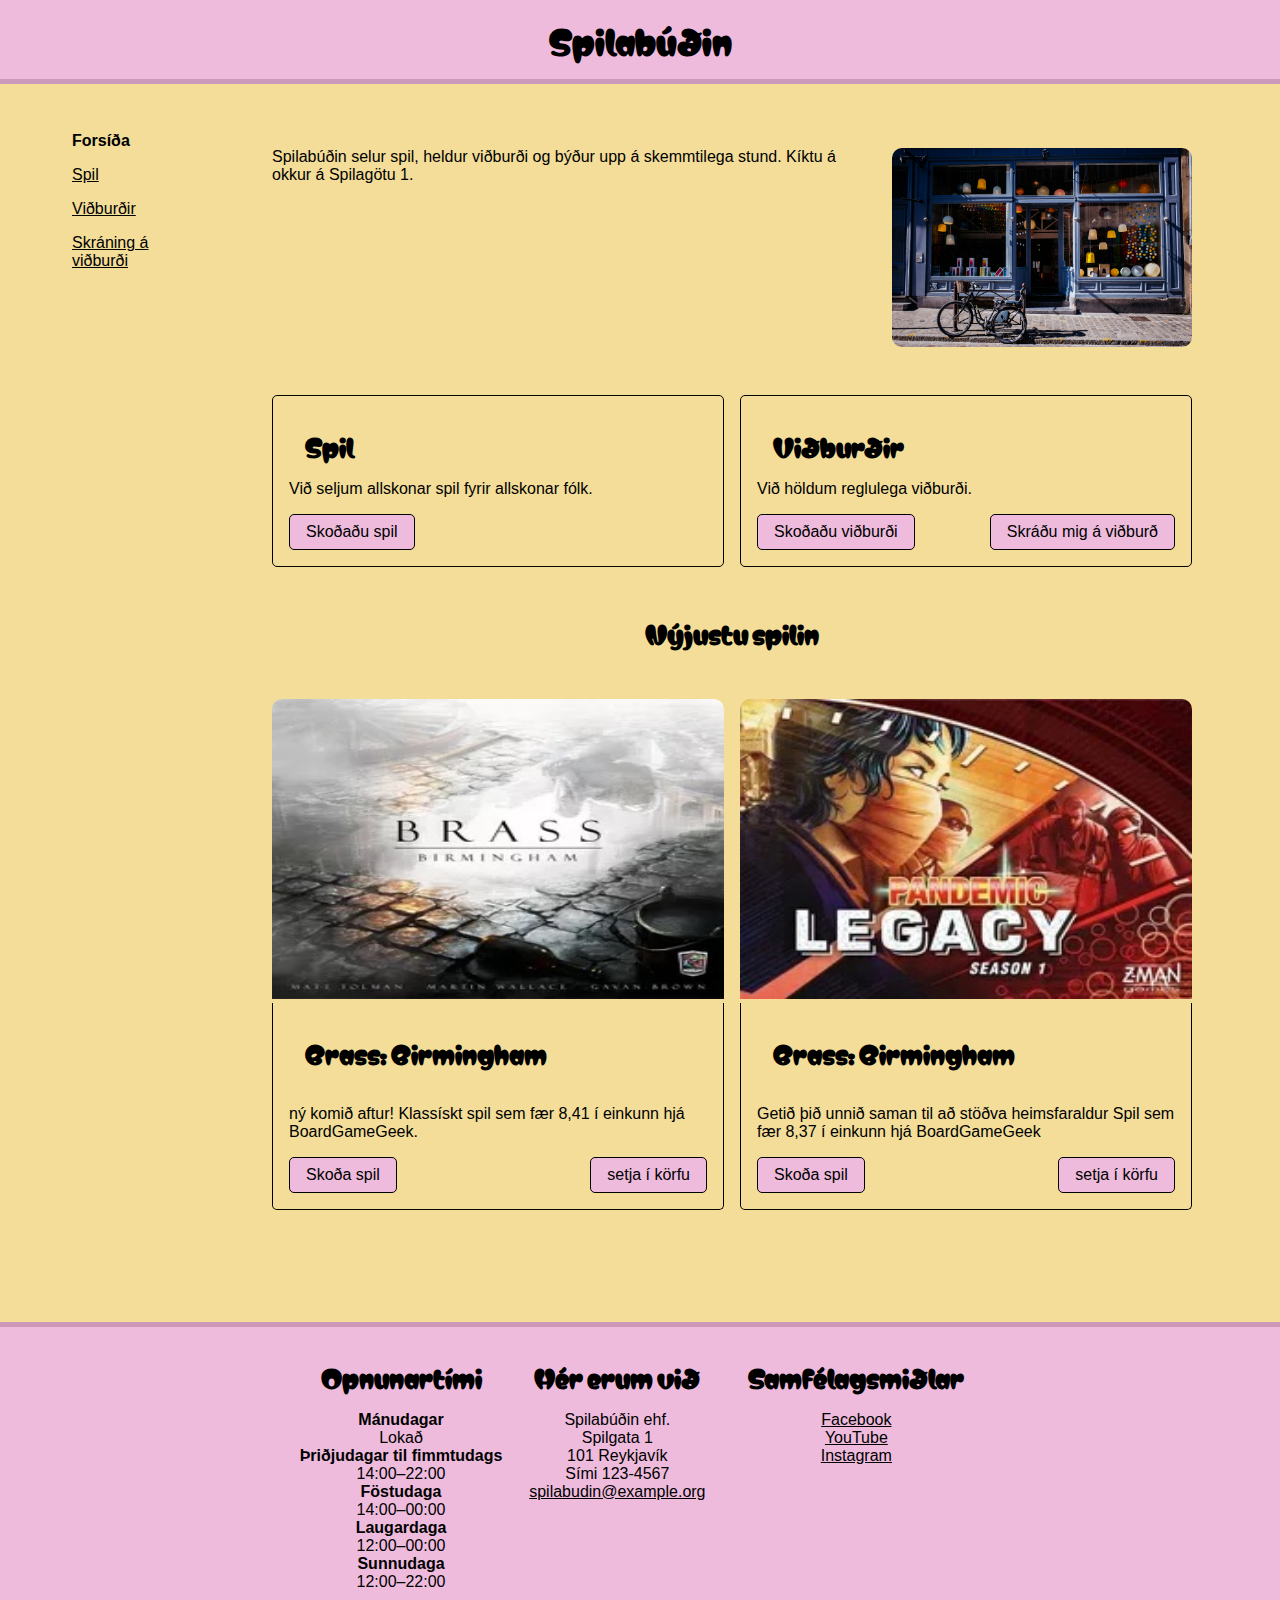
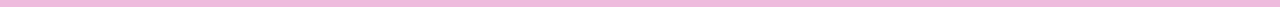
<file: index.html>
<!DOCTYPE html>
<html lang="is">

    <head>
        <link rel="stylesheet" href="styles.css">
        <meta charset="UTF-8">
        <title>Spilabúðin</title>
        <meta name="description"
            content="Spilabúðin selur spil, heldur viðburði og býður upp á skemmtilega stund. Kíktu á okkur á Spilagötu 1.">
        <meta property="og:title" content="Spilabúðin">
        <meta property="og:description"
            content="Spilabúðin selur spil, heldur viðburði og býður upp á skemmtilega stund. Kíktu á okkur á Spilagötu 1.">
        <meta property="og:image" content="/myndir/sharing.jpg">

        <link rel="preconnect" href="https://fonts.googleapis.com">
        <link rel="preconnect" href="https://fonts.gstatic.com" crossorigin>
        <link href="https://fonts.googleapis.com/css2?family=Matemasie&display=swap" rel="stylesheet">
    </head>


  <body>
    <header>
        <h1>Spilabúðin</h1>
    </header>
    <main>
        <nav>
            <strong>Forsíða</strong>
            <a href="./sidur/spil.html">Spil</a>
            <a href="./sidur/vidburdir.html">Viðburðir</a>
            <a href="./sidur/skraning.html">Skráning á viðburði</a>
        </nav>
        <div class="content">
            <div class="description-content">
                <p id="description-paragraph">
                    Spilabúðin selur spil, heldur viðburði og býður upp á skemmtilega stund. Kíktu á okkur á
                    Spilagötu 1.  
                </p>
                <img id="spilabudin" src="myndir/spilabudin.jpg" alt="" >           
            </div>

            <div class="row-content">
                <div class="card">
                    <h3>Spil</h3>
                    <p>Við seljum allskonar spil fyrir allskonar fólk.</p>
                    <div class="card-buttons">
                        
                            <a class="button" href="./sidur/spil.html"> Skoðaðu spil</a>
                        
                        
                    </div>
                </div>
                <div class="card">
                    <h3> Viðburðir</h3>
                    <p>Við höldum reglulega viðburði.</p>
                    <div class="card-buttons">
                        
                            <a class="button" href="./sidur/vidburdir.html"> Skoðaðu viðburði</a>
                        
                        
                            <a class="button" href="./sidur/skraning.html"> Skráðu mig á viðburð</a>
                        
                    </div>
                </div>
            </div>

            <div class="title-content">
                <h2>Nýjustu spilin</h2>
            </div>

            <div class="row-content">
                <div class="card-with-image">
                    <img class="card-image" src="myndir/brass.jpg" alt="" >
                    <div class="card-text">
                        <h3>Brass: Birmingham</h3>
                        <br>
                        <p>ný komið aftur! Klassískt spil sem fær 8,41 í einkunn hjá BoardGameGeek.</p>
                        <div class="card-buttons">
                            
                                <a class="button" href="./sidur/spil.html">Skoða spil</a>
                            
                            
                                <a class="button" href="">setja í körfu</a>
                            
                        </div>
                    </div>
                </div>
                <div class="card-with-image">
                    <img class="card-image" src="myndir/pandemic.jpg" alt="" >
                    <div class="card-text">
                        <h3>Brass: Birmingham</h3>
                        <br>
                        <p>Getið þið unnið saman til að stöðva heimsfaraldur Spil sem fær 8,37 í einkunn hjá BoardGameGeek</p>
                        <div class="card-buttons">
                            
                                <a class="button" href="./sidur/spil.html">Skoða spil</a>
                            
                            
                                <a class="button" href="">setja í körfu</a>
                            
                        </div>
                    </div>
                </div>
            </div>
            <div class="link-content">
                
            </div>
        </div>
        
    </main>
    <footer>
        <div class="info-footer">
            <h4>Opnunartími</h4>
            <dl>
                <dt><strong>Mánudagar</strong></dt>
                <dd>Lokað</dd>
                <dt><strong>Þriðjudagar til fimmtudags</strong></dt>
                <dd>14:00–22:00</dd>
                <dt><strong>Föstudaga</strong></dt>
                <dd>14:00–00:00</dd>
                <dt><strong>Laugardaga</strong></dt>
                <dd>12:00–00:00</dd>
                <dt><strong>Sunnudaga</strong></dt>
                <dd>12:00–22:00</dd>
            </dl>
        </div>
        <div class="info-footer">
            <h4>Hér erum við</h4>
            <ul>
                <li>Spilabúðin ehf.</li>
                <li>Spilgata 1</li>
                <li>101 Reykjavík</li>
                <li>Sími 123-4567</li>
                <li><a href="spilabudin@example.org">spilabudin@example.org</a></li>
            </ul>
        </div>
        <div class="info-footer">
            <h4>Samfélagsmiðlar</h4>
            <ul>
                <li><a href="https://www.facebook.com/HaskoliIslands/">Facebook</a></li>
                <li><a href="https://www.youtube.com/user/HIvarp">YouTube</a></li>
                <li><a href="https://www.instagram.com/haskoli_islands/">Instagram</a></li>
            </ul>
        </div>
        
    </footer>
  </body>
</html>
</file>
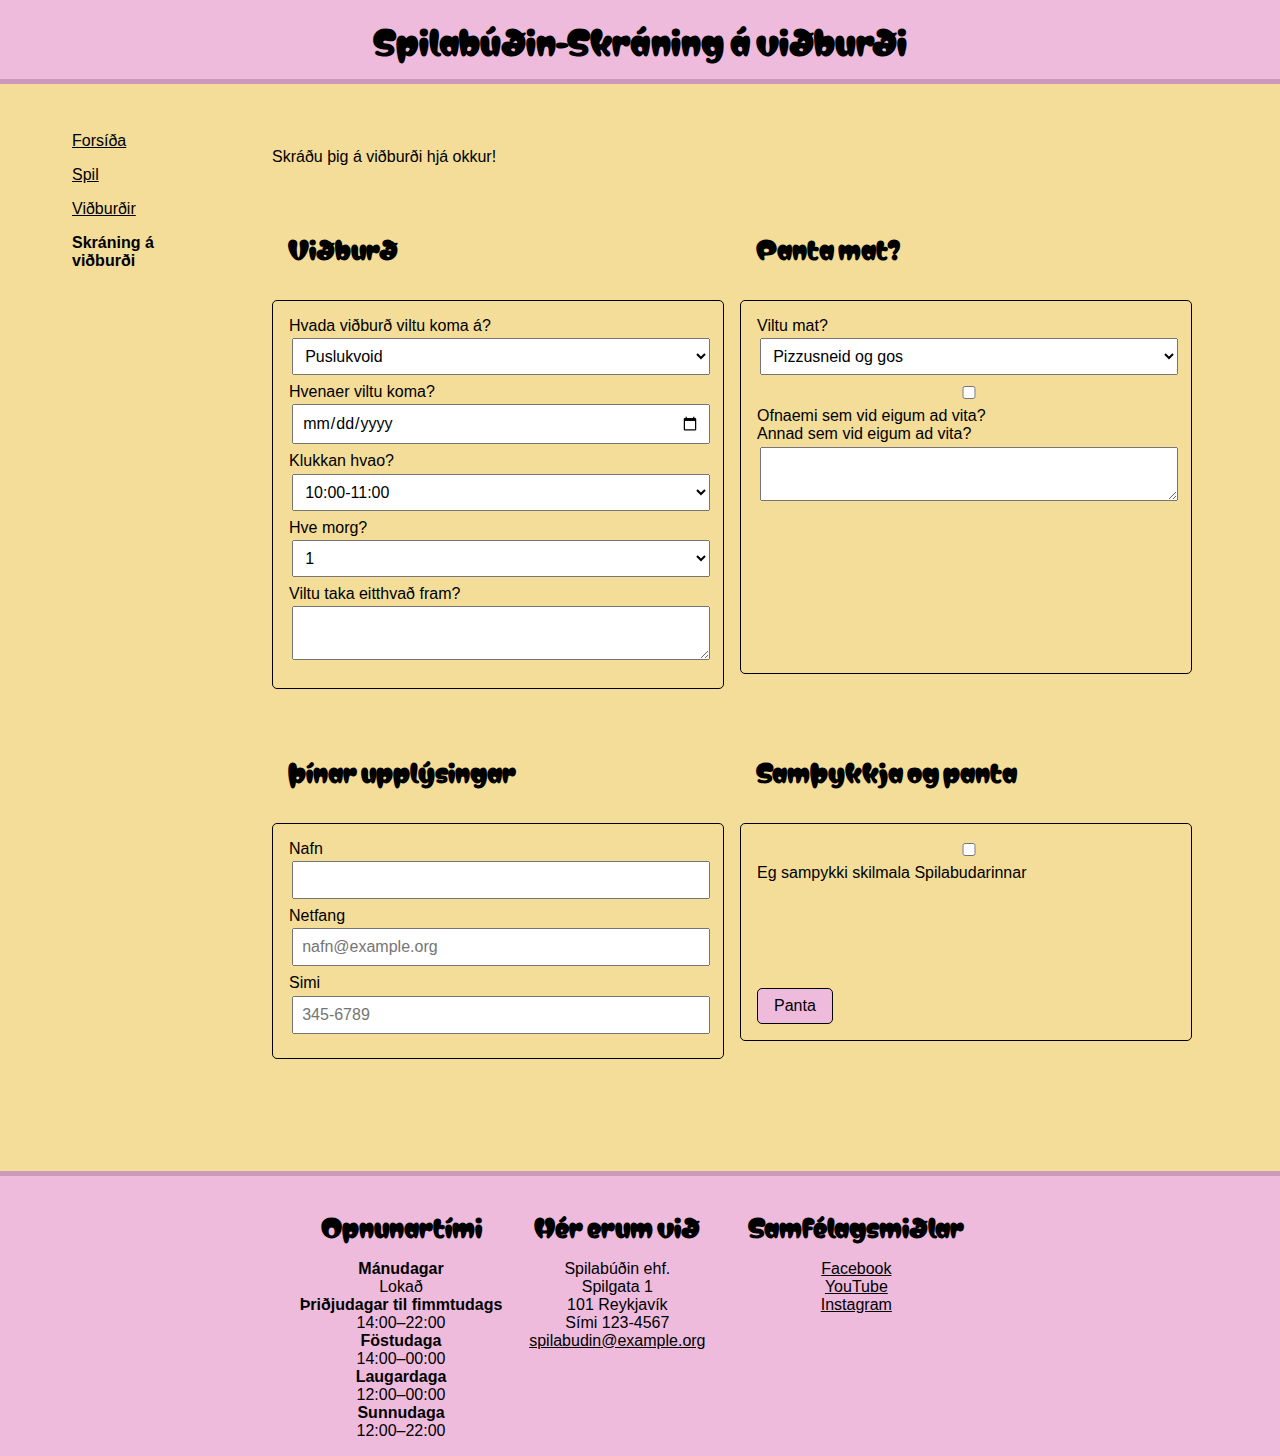
<file: sidur/skraning.html>
<!DOCTYPE html>
<html lang="is">

    <head>
        <link rel="stylesheet" href="../styles.css">
        <meta charset="UTF-8">
        <title>Spilabúðin</title>
        <meta name="description"
            content="Spilabúðin selur spil, heldur viðburði og býður upp á skemmtilega stund. Kíktu á okkur á Spilagötu 1.">
        <meta property="og:title" content="Spilabúðin">
        <meta property="og:description"
            content="Spilabúðin selur spil, heldur viðburði og býður upp á skemmtilega stund. Kíktu á okkur á Spilagötu 1.">
        <meta property="og:image" content="/myndir/sharing.jpg">

        <link rel="preconnect" href="https://fonts.googleapis.com">
        <link rel="preconnect" href="https://fonts.gstatic.com" crossorigin>
        <link href="https://fonts.googleapis.com/css2?family=Matemasie&display=swap" rel="stylesheet">
    </head>

    <body>
        <header>
            <h1>Spilabúðin-Skráning á viðburði</h1>
        </header>
        <main id="skraning">
            <nav>
                <a href="../index.html">Forsíða</a>
                <a href="spil.html">Spil</a>
                <a href="vidburdir.html">Viðburðir</a>
                <strong>Skráning á viðburði</strong>
            </nav>
            <form class="content">



                <div class="description-content">
                    <p id="description-paragraph">
                        Skráðu þig á viðburði hjá okkur!
                    </p>
                </div>


    
                <div class="row-content">
                    <div class="form-card">
                        <h3>Viðburð</h3>
                        <br>
                        <div class="card">
                            <label>Hvada viðburð viltu koma á?</label><br>
                            <select>
                                <option>Puslukvoid</option>
                                <option>Ticket to Ride</option>
                            </select><br>
                            <label>Hvenaer viltu koma?</label><br>
                            <input type="date"><br>
                            <label>Klukkan hvao?</label><br>
                            <select>
                                <option>10:00-11:00</option>
                                <option>11:00-12:00</option>
                                <option>12:00-13:00</option>
                                <option>13:00-14:00</option>
                                <option>14:00-15:00</option>
                                <option>15:00-16:00</option>
                                <option>16:00-17:00</option>
                                <option>17:00-18:00</option>
                                <option>18:00-19:00</option>
                                <option>19:00-20:00</option>
                                <option>20:00-21:00</option>
                                <option>21:00-22:00</option>
                                <option>22:00-23:00</option>
                                <option>23:00-00:00</option>

                            </select><br>
                            <label>Hve morg?</label><br>
                            <select>
                                <option>1</option>
                                <option>2</option>
                                <option>3</option>
                                <option>4</option>
                                <option>5</option>
                                <option>6</option>
                                <option>7</option>
                                <option>8</option>
                                <option>9</option>
                                <option>10</option>
                            </select><br>
                            <label>Viltu taka eitthvað fram?</label><br>
                            <textarea></textarea><br>
                        </div>
                    </div>
                    <div class="form-card">
                        <h3>Panta mat?</h3>
                        <br>
                        <div class="card">
                            <label>Viltu mat?</label><br>
                            <select>
                                <option>Pizzusneid og gos</option>
                                <option>Kaffi og kaka</option>
                                <option>Engan mat</option>
                            </select>
                            <br>
                            <input type="checkbox"><label>Ofnaemi sem vid eigum ad vita?</label>
                            <br>
                            <label>Annad sem vid eigum ad vita?</label>
                            <br>
                            <textarea></textarea>
                            <br>
                            <br>
                            <br>
                            <br>
                            <br>
                            <br>
                            <br>
                            <br>
                            <br>

                        </div>
                    </div>
                </div>


    
                <div class="row-content">
                    <div class="form-card">
                        <h3>þínar upplýsingar</h3>
                        <br>
                        <div class="card">
                            <label>Nafn</label><br>
                            <input type="text"><br>
                            <label>Netfang</label><br>
                            <input type="text" placeholder="nafn@example.org"><br>
                            <label>Simi</label><br>
                            <input type="text" placeholder="345-6789"><br>
                        </div>
                    </div>
                    <div class="form-card">
                        <h3>Samþykkja og panta</h3>
                        <br>
                        <div class="card">
                            <input type="checkbox">
                            <br>
                            <label>Eg sampykki skilmala Spilabudarinnar</label>
                            <br>
                            <br>
                            <br>
                            <br>
                            <br>
                            <br>
                            <div class="card-buttons">
                                <a class="button" href="">Panta</a>
                            </div>
                        </div>
                    </div>
                </div>


                <div class="link-content">
                    
                </div>
            </form>
            
        </main>
        <footer>
            <div class="info-footer">
                <h4>Opnunartími</h4>
                <dl>
                    <dt><strong>Mánudagar</strong></dt>
                    <dd>Lokað</dd>
                    <dt><strong>Þriðjudagar til fimmtudags</strong></dt>
                    <dd>14:00–22:00</dd>
                    <dt><strong>Föstudaga</strong></dt>
                    <dd>14:00–00:00</dd>
                    <dt><strong>Laugardaga</strong></dt>
                    <dd>12:00–00:00</dd>
                    <dt><strong>Sunnudaga</strong></dt>
                    <dd>12:00–22:00</dd>
                </dl>
            </div>
            <div class="info-footer">
                <h4>Hér erum við</h4>
                <ul>
                    <li>Spilabúðin ehf.</li>
                    <li>Spilgata 1</li>
                    <li>101 Reykjavík</li>
                    <li>Sími 123-4567</li>
                    <li><a href="spilabudin@example.org">spilabudin@example.org</a></li>
                </ul>
            </div>
            <div class="info-footer">
                <h4>Samfélagsmiðlar</h4>
                <ul>
                    <li><a href="https://www.facebook.com/HaskoliIslands/">Facebook</a></li>
                    <li><a href="https://www.youtube.com/user/HIvarp">YouTube</a></li>
                    <li><a href="https://www.instagram.com/haskoli_islands/">Instagram</a></li>
                </ul>
            </div>
            
        </footer>
      </body>
    </html>
</file>
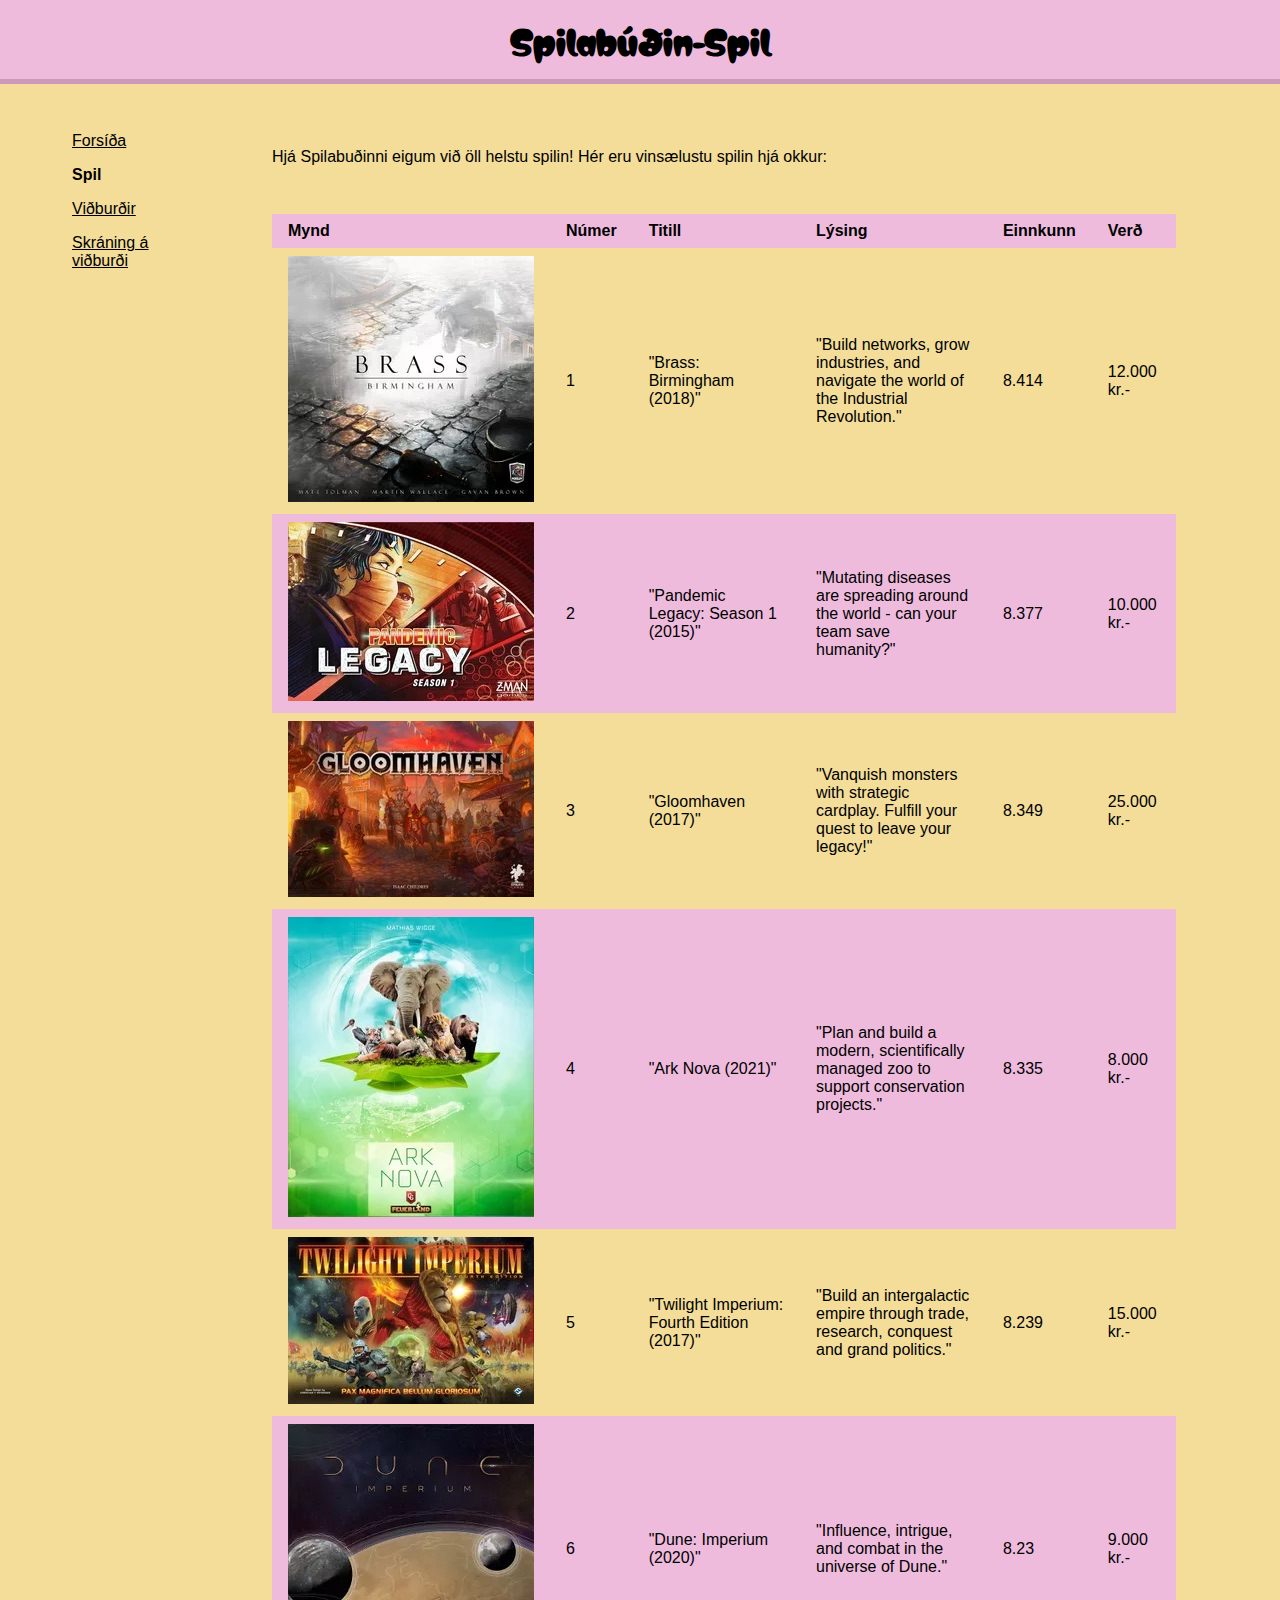
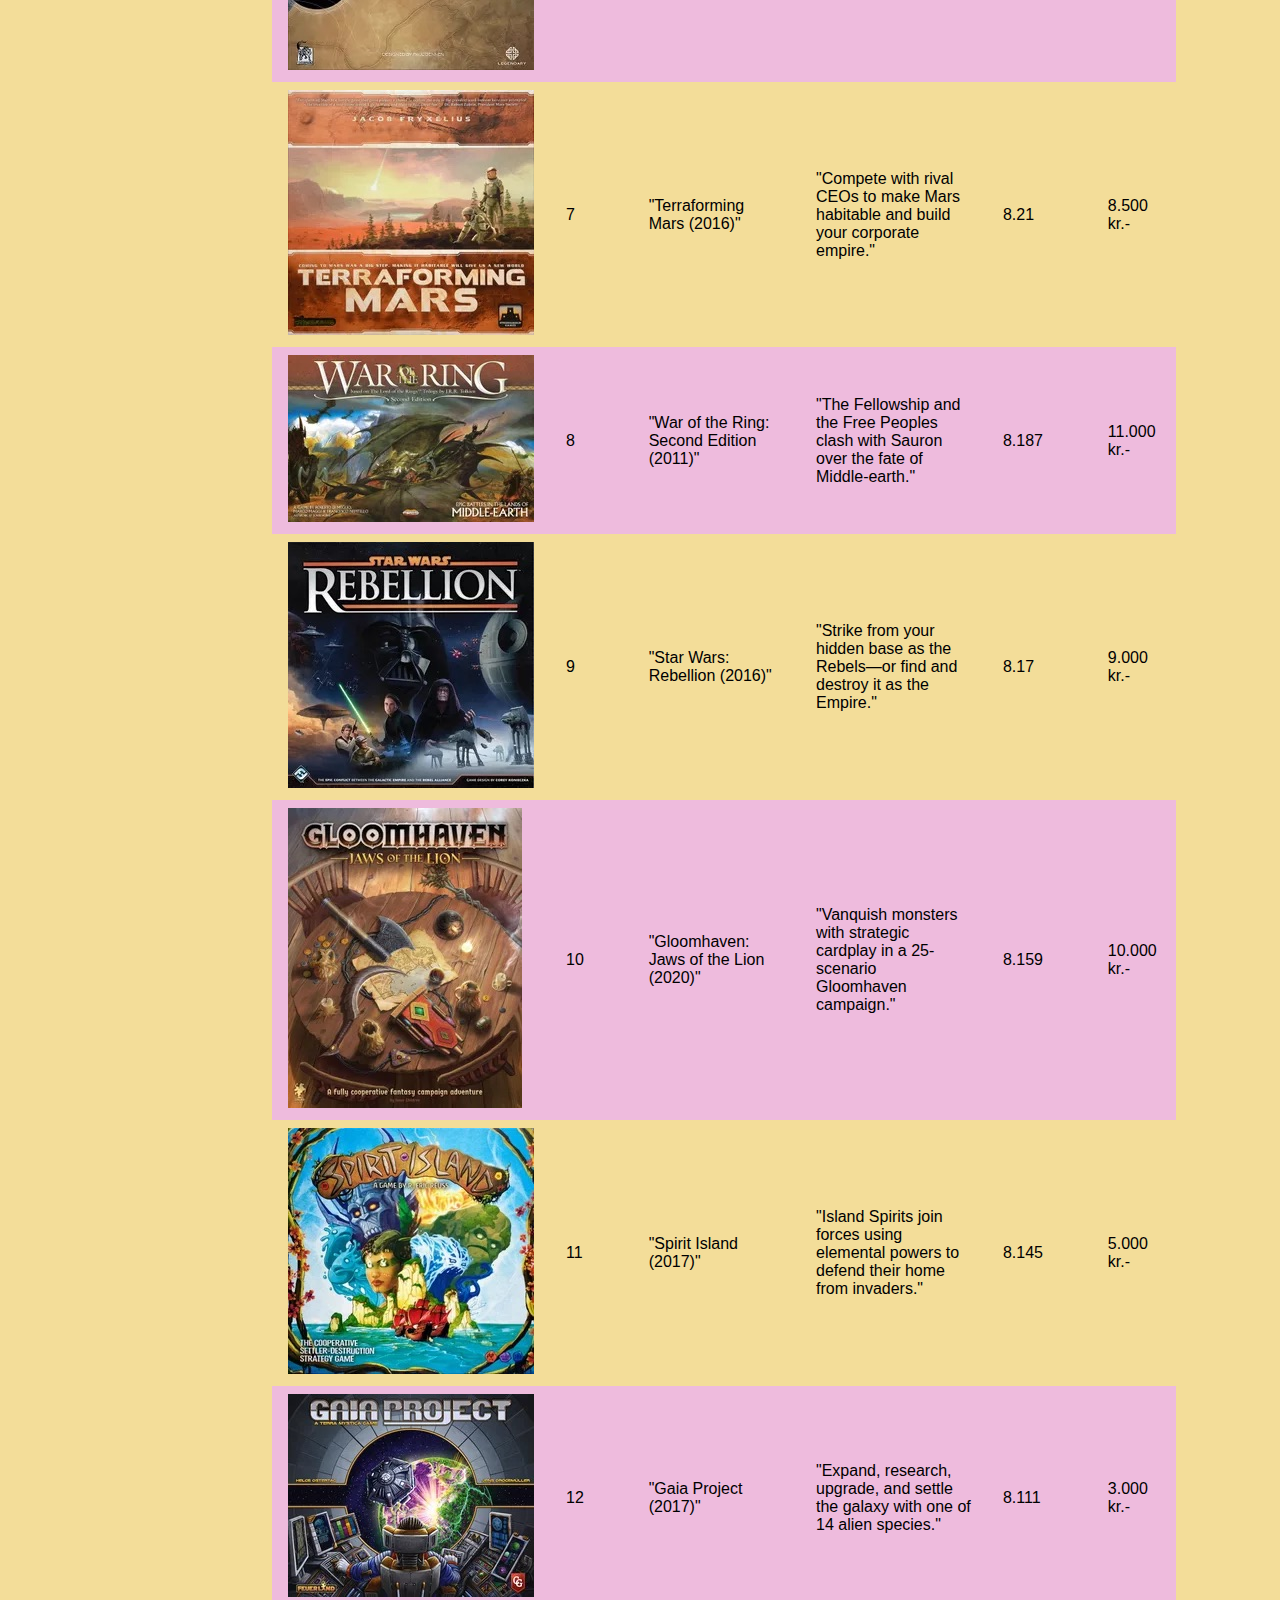
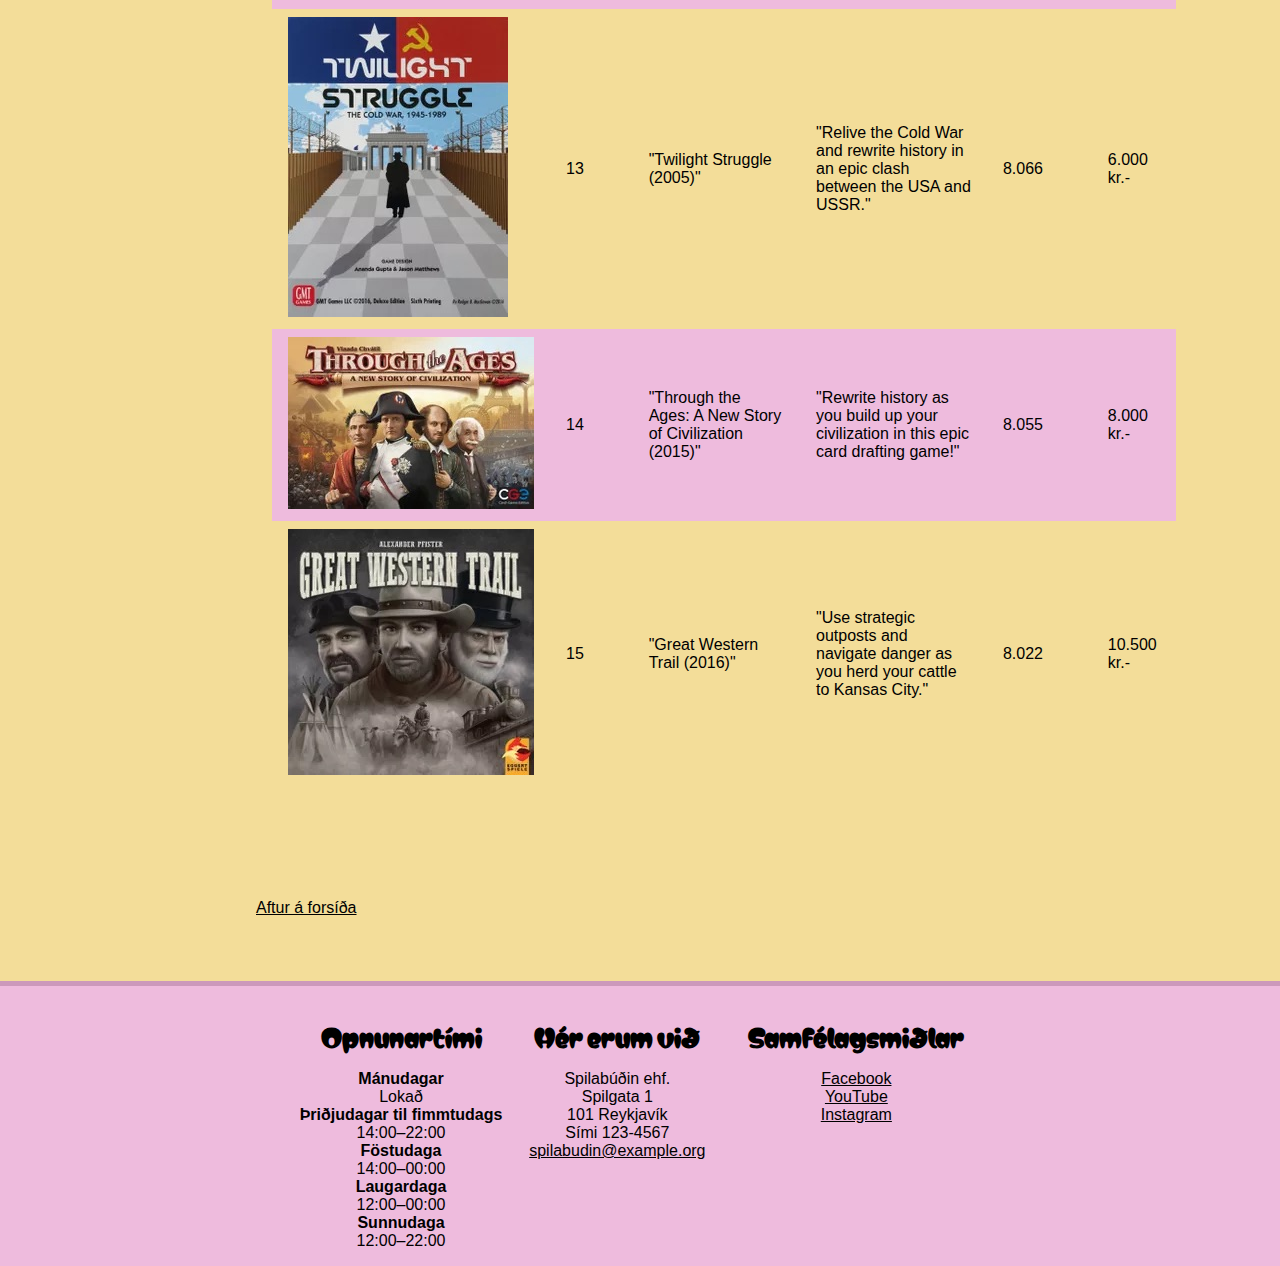
<file: sidur/spil.html>
<!DOCTYPE html>
<html lang="is">

    <head>
        <link rel="stylesheet" href="../styles.css">
        <meta charset="UTF-8">
        <title>Spilabúðin</title>
        <meta name="description"
            content="Spilabúðin selur spil, heldur viðburði og býður upp á skemmtilega stund. Kíktu á okkur á Spilagötu 1.">
        <meta property="og:title" content="Spilabúðin">
        <meta property="og:description"
            content="Spilabúðin selur spil, heldur viðburði og býður upp á skemmtilega stund. Kíktu á okkur á Spilagötu 1.">
        <meta property="og:image" content="/myndir/sharing.jpg">

        <link rel="preconnect" href="https://fonts.googleapis.com">
        <link rel="preconnect" href="https://fonts.gstatic.com" crossorigin>
        <link href="https://fonts.googleapis.com/css2?family=Matemasie&display=swap" rel="stylesheet">
    </head>

    <body>
        <header>
            <h1>Spilabúðin-Spil</h1>
        </header>
        <main>
            <nav>
                <a href="../index.html">Forsíða</a>
                <strong>Spil</strong>
                <a href="vidburdir.html">Viðburðir</a>
                <a href="skraning.html">Skráning á viðburði</a>
            </nav>
            <div class="content">



                <div class="description-content">
                    <p id="description-paragraph">
                        Hjá Spilabuðinni eigum við öll helstu spilin! Hér eru vinsælustu spilin hjá okkur:
                    </p>
                </div>



                <table class="game-table">
                    <tr>
                        <td><strong>Mynd</strong></td>
                        <td><strong>Númer</strong></td>
                        <td><strong>Titill</strong></td>
                        <td><strong>Lýsing</strong></td>
                        <td><strong>Einnkunn</strong></td>
                        <td><strong>Verð</strong></td>
                    </tr>
                    <tr>
                        <td><a href="https://boardgamegeek.com/boardgame/224517/brass-birmingham"><img src="../myndir/brass.jpg"
                                    alt=""></a></td>
                        <td>1</td>
                        <td>"Brass: Birmingham (2018)"</td>
                        <td>"Build networks, grow industries, and navigate the world of the Industrial Revolution."</td>
                        <td>8.414</td>
                        <td>12.000 kr.-</td>
                    </tr>
                    <tr>
                        <td><a href="https://boardgamegeek.com/boardgame/161936/pandemic-legacy-season-1"><img
                                    src="../myndir/pandemic.jpg" alt=""></a></td>
                        <td>2</td>
                        <td>"Pandemic Legacy: Season 1 (2015)"</td>
                        <td> "Mutating diseases are spreading around the world - can your team save humanity?"</td>
                        <td>8.377</td>
                        <td>10.000 kr.-</td>
                    </tr>
                    <tr>
                        <td><a href="https://boardgamegeek.com/boardgame/174430/gloomhaven"><img src="../myndir/gloomhaven.jpg"
                                    alt=""></a></td>
                        <td>3</td>
                        <td>"Gloomhaven (2017)"</td>
                        <td>"Vanquish monsters with strategic cardplay. Fulfill your quest to leave your legacy!"</td>
                        <td>8.349</td>
                        <td>25.000 kr.-</td>
                    </tr>
                    <tr>
                        <td><a href="https://boardgamegeek.com/boardgame/342942/ark-nova"><img src="../myndir/arknova.jpg"
                                    alt=""></a></td>
                        <td>4</td>
                        <td>"Ark Nova (2021)"</td>
                        <td>"Plan and build a modern, scientifically managed zoo to support conservation projects."</td>
                        <td>8.335</td>
                        <td>8.000 kr.-</td>
                    </tr>
                    <tr>
                        <td><a href="https://boardgamegeek.com/boardgame/233078/twilight-imperium-fourth-edition"><img
                                    src="../myndir/twilight-imperium.jpg" alt=""></a></td>
                        <td>5</td>
                        <td>"Twilight Imperium: Fourth Edition (2017)"</td>
                        <td>"Build an intergalactic empire through trade, research, conquest and grand politics."</td>
                        <td>8.239</td>
                        <td>15.000 kr.-</td>
                    </tr>
                    <tr>
                        <td><a href="https://boardgamegeek.com/boardgame/316554/dune-imperium"><img src="../myndir/dune.jpg"
                                    alt=""></a></td>
                        <td>6</td>
                        <td>"Dune: Imperium (2020)"</td>
                        <td>"Influence, intrigue, and combat in the universe of Dune."</td>
                        <td>8.23</td>
                        <td>9.000 kr.-</td>
                    </tr>
                    <tr>
                        <td><a href="https://boardgamegeek.com/boardgame/167791/terraforming-mars"><img
                                    src="../myndir/terraforming-mars.jpg" alt=""></a></td>
                        <td>7</td>
                        <td>"Terraforming Mars (2016)"</td>
                        <td>"Compete with rival CEOs to make Mars habitable and build your corporate empire."</td>
                        <td>8.21</td>
                        <td>8.500 kr.-</td>
                    </tr>
                    <tr>
                        <td><a href="https://boardgamegeek.com/boardgame/115746/war-of-the-ring-second-edition"><img
                                    src="../myndir/war-of-the-ring.jpg" alt=""></a></td>
                        <td>8</td>
                        <td>"War of the Ring: Second Edition (2011)"</td>
                        <td>"The Fellowship and the Free Peoples clash with Sauron over the fate of Middle-earth."</td>
                        <td>8.187</td>
                        <td>11.000 kr.-</td>
                    </tr>
                    <tr>
                        <td><a href="https://boardgamegeek.com/boardgame/187645/star-wars-rebellion"><img
                                    src="../myndir/star-wars.jpg" alt=""></a></td>
                        <td>9</td>
                        <td>"Star Wars: Rebellion (2016)"</td>
                        <td>"Strike from your hidden base as the Rebels—or find and destroy it as the Empire."</td>
                        <td>8.17</td>
                        <td>9.000 kr.-</td>
                    </tr>
                    <tr>
                        <td><a href="https://boardgamegeek.com/boardgame/291457/gloomhaven-jaws-of-the-lion"><img
                                    src="../myndir/gloomhaven-jaws.jpg" alt=""></a></td>
                        <td>10</td>
                        <td>"Gloomhaven: Jaws of the Lion (2020)"</td>
                        <td>"Vanquish monsters with strategic cardplay in a 25-scenario Gloomhaven campaign."</td>
                        <td>8.159</td>
                        <td>10.000 kr.-</td>
                    </tr>
                    <tr>
                        <td><a href="https://boardgamegeek.com/boardgame/162886/spirit-island"><img
                                    src="../myndir/spirit-island.jpg" alt=""></a></td>
                        <td>11</td>
                        <td>"Spirit Island (2017)"</td>
                        <td>"Island Spirits join forces using elemental powers to defend their home from invaders."</td>
                        <td>8.145</td>
                        <td>5.000 kr.-</td>
                    </tr>
                    <tr>
                        <td><a href="https://boardgamegeek.com/boardgame/220308/gaia-project"><img
                                    src="../myndir/gaia-project.jpg" alt=""></a></td>
                        <td>12</td>
                        <td>"Gaia Project (2017)"</td>
                        <td>"Expand, research, upgrade, and settle the galaxy with one of 14 alien species."</td>
                        <td>8.111</td>
                        <td>3.000 kr.-</td>
                    </tr>
                    <tr>
                        <td><a href="https://boardgamegeek.com/boardgame/12333/twilight-struggle"><img
                                    src="../myndir/twilight-struggle.jpg" alt=""></a></td>
                        <td>13</td>
                        <td>"Twilight Struggle (2005)"</td>
                        <td>"Relive the Cold War and rewrite history in an epic clash between the USA and USSR."</td>
                        <td>8.066</td>
                        <td>6.000 kr.-</td>
                    </tr>
                    <tr>
                        <td><a href="https://boardgamegeek.com/boardgame/182028/through-the-ages-a-new-story-of-civilization"><img
                                    src="../myndir/through-the-ages.jpg" alt=""></a></td>
                        <td>14</td>
                        <td>"Through the Ages: A New Story of Civilization (2015)"</td>
                        <td>"Rewrite history as you build up your civilization in this epic card drafting game!"</td>
                        <td>8.055</td>
                        <td>8.000 kr.-</td>
                    </tr>
                    <tr>
                        <td><a href="https://boardgamegeek.com/boardgame/193738/great-western-trail"><img
                                    src="../myndir/great-western-trail.jpg" alt=""></a></td>
                        <td>15</td>
                        <td>"Great Western Trail (2016)"</td>
                        <td>"Use strategic outposts and navigate danger as you herd your cattle to Kansas City."</td>
                        <td>8.022</td>
                        <td>10.500 kr.-</td>
                    </tr>
                </table>
    
                

                <div class="link-content">
                    <a href="../index.html">Aftur á forsíða</a>
                </div>
            </div>
            
        </main>
        <footer>
            <div class="info-footer">
                <h4>Opnunartími</h4>
                <dl>
                    <dt><strong>Mánudagar</strong></dt>
                    <dd>Lokað</dd>
                    <dt><strong>Þriðjudagar til fimmtudags</strong></dt>
                    <dd>14:00–22:00</dd>
                    <dt><strong>Föstudaga</strong></dt>
                    <dd>14:00–00:00</dd>
                    <dt><strong>Laugardaga</strong></dt>
                    <dd>12:00–00:00</dd>
                    <dt><strong>Sunnudaga</strong></dt>
                    <dd>12:00–22:00</dd>
                </dl>
            </div>
            <div class="info-footer">
                <h4>Hér erum við</h4>
                <ul>
                    <li>Spilabúðin ehf.</li>
                    <li>Spilgata 1</li>
                    <li>101 Reykjavík</li>
                    <li>Sími 123-4567</li>
                    <li><a href="spilabudin@example.org">spilabudin@example.org</a></li>
                </ul>
            </div>
            <div class="info-footer">
                <h4>Samfélagsmiðlar</h4>
                <ul>
                    <li><a href="https://www.facebook.com/HaskoliIslands/">Facebook</a></li>
                    <li><a href="https://www.youtube.com/user/HIvarp">YouTube</a></li>
                    <li><a href="https://www.instagram.com/haskoli_islands/">Instagram</a></li>
                </ul>
            </div>
            
        </footer>
      </body>
</html>
</file>
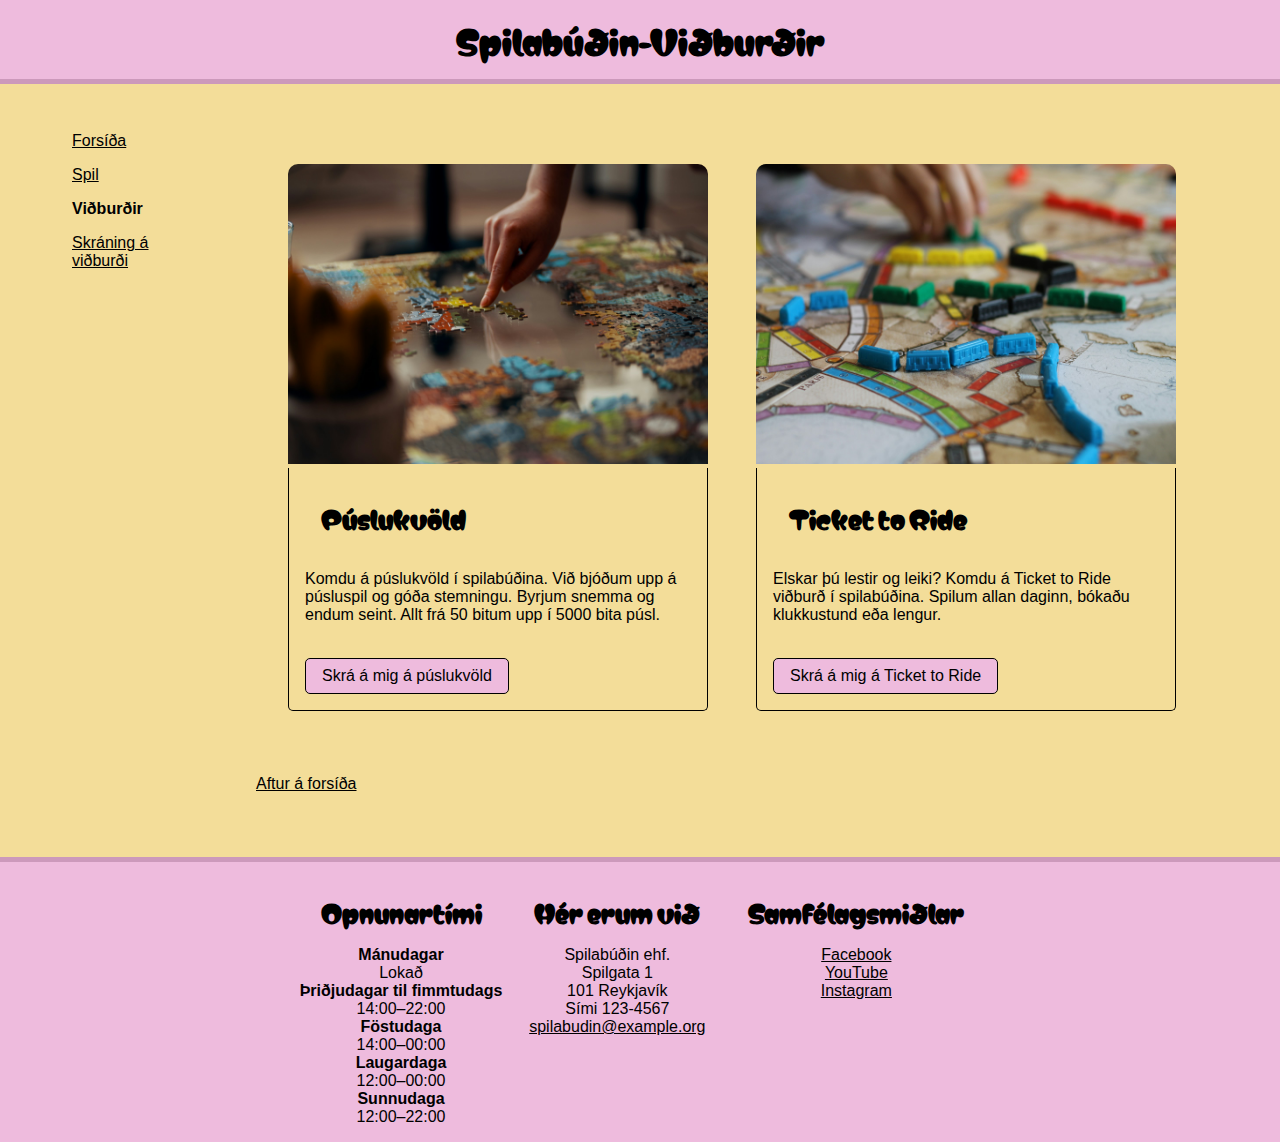
<file: sidur/vidburdir.html>
<!DOCTYPE html>
<html lang="is">

    <head>
        <link rel="stylesheet" href="../styles.css">
        <meta charset="UTF-8">
        <title>Spilabúðin</title>
        <meta name="description"
            content="Spilabúðin selur spil, heldur viðburði og býður upp á skemmtilega stund. Kíktu á okkur á Spilagötu 1.">
        <meta property="og:title" content="Spilabúðin">
        <meta property="og:description"
            content="Spilabúðin selur spil, heldur viðburði og býður upp á skemmtilega stund. Kíktu á okkur á Spilagötu 1.">
        <meta property="og:image" content="/myndir/sharing.jpg">

        <link rel="preconnect" href="https://fonts.googleapis.com">
        <link rel="preconnect" href="https://fonts.gstatic.com" crossorigin>
        <link href="https://fonts.googleapis.com/css2?family=Matemasie&display=swap" rel="stylesheet">
    </head>

    <body>
        <header>
            <h1>Spilabúðin-Viðburðir</h1>
        </header>
        <main>
            <nav>
                <a href="../index.html">Forsíða</a>
                <a href="spil.html">Spil</a>
                <strong>Viðburðir</strong>
                <a href="skraning.html">Skráning á viðburði</a>
            </nav>
            <div class="content">
    

    
                <div class="row-content">
                    <div class="card" id="card-with-image1">
                        <img class="card-image" src="../myndir/puzzle.jpg" alt="" >
                        <div class="card-text">
                            <h3>Púslukvöld</h3>
                            <br>
                            <p>
                                Komdu á púslukvöld í spilabúðina. Við bjóðum upp
                                á púsluspil og góða stemningu. Byrjum snemma og
                                endum seint. Allt frá 50 bitum upp í 5000 bita púsl.
                            </p>
                            <br>
                            <div class="card-buttons">
                                
                                    <a class="button" href="../sidur/skraning.html">Skrá á mig á púslukvöld</a>
                                
                            </div>
                        </div>
                    </div>
                    <div class="card" id="card-with-image2">
                        <img class="card-image" src="../myndir/ticket-to-ride.jpg" alt="" >
                        <div class="card-text">
                            <h3>Ticket to Ride</h3>
                            <br>
                            <p>
                                Elskar þú lestir og leiki? Komdu á Ticket to Ride viðburð í spilabúðina. Spilum allan daginn, bókaðu klukkustund eða lengur.
                            </p>
                            <br>
                            <div class="card-buttons">
                                
                                    <a class="button" href="../sidur/skraning.html">Skrá á mig á Ticket to Ride</a>
                                
                            </div>
                        </div>
                    </div>
                </div>



                <div class="link-content">
                    <a href="../index.html">Aftur á forsíða</a>
                </div>
            </div>
            
        </main>
        <footer>
            <div class="info-footer">
                <h4>Opnunartími</h4>
                <dl>
                    <dt><strong>Mánudagar</strong></dt>
                    <dd>Lokað</dd>
                    <dt><strong>Þriðjudagar til fimmtudags</strong></dt>
                    <dd>14:00–22:00</dd>
                    <dt><strong>Föstudaga</strong></dt>
                    <dd>14:00–00:00</dd>
                    <dt><strong>Laugardaga</strong></dt>
                    <dd>12:00–00:00</dd>
                    <dt><strong>Sunnudaga</strong></dt>
                    <dd>12:00–22:00</dd>
                </dl>
            </div>
            <div class="info-footer">
                <h4>Hér erum við</h4>
                <ul>
                    <li>Spilabúðin ehf.</li>
                    <li>Spilgata 1</li>
                    <li>101 Reykjavík</li>
                    <li>Sími 123-4567</li>
                    <li><a href="spilabudin@example.org">spilabudin@example.org</a></li>
                </ul>
            </div>
            <div class="info-footer">
                <h4>Samfélagsmiðlar</h4>
                <ul>
                    <li><a href="https://www.facebook.com/HaskoliIslands/">Facebook</a></li>
                    <li><a href="https://www.youtube.com/user/HIvarp">YouTube</a></li>
                    <li><a href="https://www.instagram.com/haskoli_islands/">Instagram</a></li>
                </ul>
            </div>
            
        </footer>
      </body>
    </html>
</file>
<file: styles.css>
@import url('https://fonts.googleapis.com/css2?family=Matemasie&display=swap');

* {
    margin: 0;
    padding: 0;
    box-sizing: border-box;
    font-family: var(--font-family-base) ;
    font-size: var(--font-base-size);
} 

.sr-only:not(:focus):not(:active) {
clip: rect(0 0 0 0);
clip-path: inset(50%);
height: 1px;
overflow: hidden;
position: absolute;
white-space: nowrap;
width: 1px;
}

:root{
--font-size-base: 16px;
--font-size-headings: 1.5rem;

--spacing: 1rem;

--max-width: 1200px;
--min-width-image: 200px;
--max-width-image: 300px;
--max-width-footer-section: 250px;

--border-width: 1px;
--border-radius-regular: 5px;
--border-radius-image: 10px;
--border-regular: 1px solid #000;

--color-yellow: #f3dd99;
--color-white: #ffffff;
--color-purple: #eebbdd;
--color-purple-dark: #cc99bb;

--color-background-primary: var(--color-yellow);
--color-background-secondary: var(--color-purple);
--color-background-form: var(--color-white);
--color-border-with-background: var(--color-purple-dark);

--font-base-size: 1rem;
--font-family-base: 'Open Sans', Arial, Helvetica, sans-serif;

}

html{
    background-color: var(--color-background-primary);
} 

body{
    width: 100%;
    max-height: 100%;
    background:  var(--color-background-primary);
    display: flex;
    flex-direction: column;
    gap: var(--spacing);
    align-items: center;
}



    header{
        min-width: 100%;
        background-color: var(--color-background-secondary);
        padding: var(--spacing);
        border-bottom:5px solid var(--color-purple-dark);
        text-align: center;
    }

    main{
        max-width: var(--max-width);
        background-color: var(--color-background-primary);
        padding: var(--spacing);
        display: flex;
        flex-direction: row;
        gap: var(--spacing);
    }

        #skraning{
            width: 100%;
        }

        nav{
            flex:1;
            padding: var(--spacing);
            display: flex;
            flex-direction: column;
            gap: var(--spacing);
        }
            
            nav a{
                color: black ;
                text-align: left;
            }

        .content{
            flex:7;
            padding: var(--spacing);
            display: flex;
            flex-direction: column;
            gap: var(--spacing);
        }

            .description-content{
                padding: var(--spacing);
                display: flex;
                flex-direction: row;
                gap: var(--spacing);
            }

                #description-paragraph{
                    flex: 9;
                }

                #spilabudin{
                    max-width: var(--max-width-image);
                    border-radius: var(--border-radius-image);
                }

            .row-content{
                padding: var(--spacing);
                display: flex;
                flex-direction: row;
                gap: var(--spacing);
            }


            /* CARD INTERFACE */
            /* CARD INTERFACE */
            /* CARD INTERFACE */
            /* CARD INTERFACE */


                .card{
                    flex:1;
                    border:var(--border-regular);
                    border-radius: var(--border-radius-regular);
                    padding: var(--spacing);
                }

                .card-with-image{
                    flex:1;
                
                }

                #card-with-image1{
                    border: none;
                
                }

                #card-with-image2{
                    border: none;
                
                }

                    .card-buttons{
                        padding: 0;
                        display: flex;
                        flex-direction: row;
                        justify-content: space-between;
                    }

                        .button{
                            padding: .5rem var(--spacing);
                            border-radius: var(--border-radius-regular);
                            background-color: var(--color-background-secondary);
                            margin-top: var(--spacing);
                            text-decoration: none;
                            color: black;
                            border: var(--border-regular);
                        }


                    .card-text{
                        padding: var(--spacing);
                        border-left: var(--border-regular);
                        border-bottom: var(--border-regular);
                        border-right: var(--border-regular);
                        border-bottom-left-radius: var(--border-radius-regular);
                        border-bottom-right-radius: var(--border-radius-regular);
                    }

                    .card-image{
                        border-radius: var(--border-radius-image) var(--border-radius-image) 0px 0px;
                        height: 300px;
                        width: 100%;
                    }

                    .form-card{
                        flex: 1;
                    }


            /* CARD INTERFACE END */



            .game-table{
                border-spacing: 0;
                padding: 1rem 2rem 5rem 1rem;
            }

            table tbody tr:nth-child(2n + 1) {
                background-color: var(--color-background-secondary);
            }

                table td{
                    padding: .5rem 1rem;
                }

                table a{
                    width: 200px;
                }



            .title-content{
                text-align: center;
            }

            .link-content{
                margin-top: var(--spacing);
                margin-bottom: var(--spacing);
            }

    footer{
        width: 100%;
        background-color: var(--color-background-secondary);
        border-top: 5px solid var(--color-purple-dark);
        padding: var(--spacing);
        display: flex;
        flex-direction: row;
        gap: var(--spacing);
        justify-content: center;
    }

        .info-footer{
            max-width:var(--max-width-footer-section);
            text-align: center;
        }

        footer ul{
            list-style: none;
        }


    

h1,h2,h3,h4{
    font-family: 'Matemasie';
}

h1{
    font-size: 2rem;
}

h2,h3,h4{
    font-size:var(--font-size-headings);
    margin: var(--spacing);
}

a{
    color: #000;
}

input,select,textarea{
    margin: .2rem;
    margin-bottom: .5rem;
    padding: .5rem;
    width: 100%;
}

strong{
    font-weight: 900;
}
</file>
